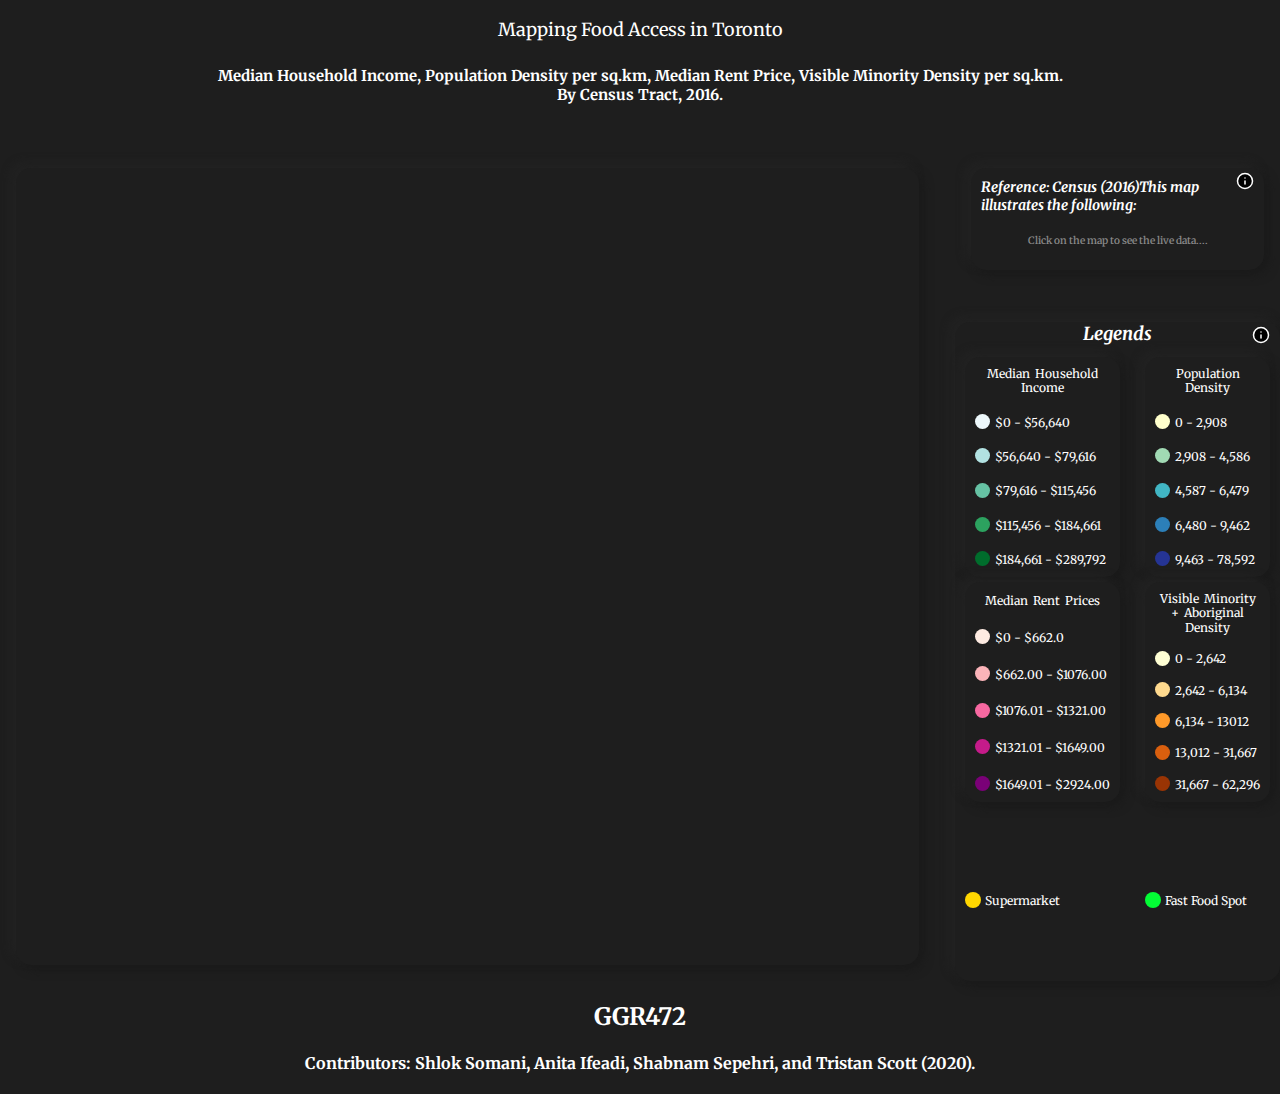
<file: finalProject/index.html>
<!DOCTYPE html>
<html>

<head>
  <meta charset=utf-8 />
  <title>Final Project</title>
  <meta name='viewport' content='initial-scale=1,maximum-scale=1,user-scalable=no' />
  <script src="https://api.mapbox.com/mapbox-gl-js/v1.7.0/mapbox-gl.js"></script>
  <link href="https://api.mapbox.com/mapbox-gl-js/v1.7.0/mapbox-gl.css" rel="stylesheet" />
  <link href="https://fonts.googleapis.com/css2?family=Merriweather:wght@700&family=Open+Sans&display=swap"
    rel="stylesheet">
  <script src='https://npmcdn.com/@turf/turf/turf.min.js'></script>
  <link rel="stylesheet" href="index.css">
</head>

<body>


  <div class="title">
    Mapping Food Access in Toronto<br>
    <h5>Median Household Income, Population Density per sq.km, Median Rent Price, Visible Minority Density per
      sq.km.<br>
      By Census Tract, 2016.</h5><br>

  </div>
  <div class="grid-container">
    <div class="map" id='map'>
      <div id="menu"></div>

    </div>
    <div class="dataRendered">
      <div class="renderTitle">
        <b><i>Reference: Census (2016)This map illustrates the following:</i></b>
      </div>
      <div class="renderText start">
        Click on the map to see the live data....<br><br>
      </div>
      <div class="info" data-tooltip="Click on the map to see some magic here">
        <img src="information.svg" stroke="white" class="info" alt="information">
      </div>
    </div>
    <div class="grid-item grid-item-3">
      <div class="grid3title">
        <b><i>Legends</i></b>
        <div class="info" data-tooltip="Click on a legend to see the data displayed">
          <img src="information.svg" stroke="white" class="info" alt="information">
        </div>

      </div>

      <!-- Median Household Income Legend -->

      <div id='legend' class='legend'>
        <p><button id="title-legend" onclick="changeLegends(1)">Median Household Income</button>
        </p>

        <div><span style="background-color: #edf8fb" id="legend-1-div"></span><button id="legend-1"
            onclick="below(1, 1)">$0 - $56,640
          </button></div>

        <div><span style="background-color: #b2e2e2" id="legend-2-div"></span><button id="legend-2"
            onclick="below(1, 2)">$56,640 - $79,616</button></div>
        <div><span style="background-color: #66c2a4" id="legend-3-div"></span><button id="legend-3"
            onclick="below(1, 3)">$79,616 - $115,456</button></div>
        <div><span style="background-color: #2ca25f" id="legend-4-div"></span><button id="legend-4"
            onclick="below(1, 4)">$115,456 - $184,661</button></div>
        <div><span style="background-color: #006d2c" id="legend-5-div"></span><button id="legend-5"
            onclick="below(1, 5)">$184,661 - $289,792
          </button></div>
      </div>

      <!-- Population Density -->

      <div id='legend' class='legend'>
        <p><button id="title-legend" onclick="changeLegends(2)">Population Density</button>
        </p>
        <div><span style="background-color: #ffffcc" id="legend-1-div"></span><button id="legend-1"
            onclick="below(2, 1)">0 -
            2,908</button></div>

        <div><span style="background-color: #a1dab4" id="legend-2-div"></span><button id="legend-2"
            onclick="below(2, 2)">2,908 - 4,586</button></div>
        <div><span style="background-color: #41b6c4" id="legend-3-div"></span><button id="legend-3"
            onclick="below(2, 3)">4,587 - 6,479</button></div>
        <div><span style="background-color: #2c7fb8" id="legend-4-div"></span><button id="legend-4"
            onclick="below(2, 4)">6,480 - 9,462</button></div>
        <div><span style="background-color: #253494" id="legend-5-div"></span><button id="legend-5"
            onclick="below(2, 5)">9,463 - 78,592
          </button></div>
      </div>

      <!-- Average Age Legend -->

      <div id='legend' class='legend'>
        <p><button id="title-legend" onclick="changeLegends(3)">Median Rent Prices</button>
        </p>

        <div><span style="background-color: #feebe2" id="legend-1-div"></span><button id="legend-1"
            onclick="below(3, 1)">$0 -
            $662.0</button></div>

        <div><span style="background-color: #fbb4b9" id="legend-2-div"></span><button id="legend-2"
            onclick="below(3, 2)">$662.00 - $1076.00</button></div>
        <div><span style="background-color: #f768a1" id="legend-3-div"></span><button id="legend-3"
            onclick="below(3, 3)">$1076.01 - $1321.00</button></div>
        <div><span style="background-color: #c51b8a" id="legend-4-div"></span><button id="legend-4"
            onclick="below(3, 4)">$1321.01 - $1649.00</button></div>
        <div><span style="background-color: #7a0177" id="legend-5-div"></span><button id="legend-5"
            onclick="below(3, 5)">$1649.01 - $2924.00
          </button></div>
      </div>


      <!-- Visible Minority and Aboriginal Density -->

      <div id='legend' class='legend'>
        <p><button id="title-legend" onclick="changeLegends(4)">Visible Minority + Aboriginal Density</button>
        </p>

        <div><span style="background-color: #ffffd4" id="legend-1-div"></span><button id="legend-1"
            onclick="below(4, 1)">0 -
            2,642</button></div>
        <div><span style="background-color: #fed98e" id="legend-2-div"></span><button id="legend-2"
            onclick="below(4, 2)">2,642 - 6,134</button></div>
        <div><span style="background-color: #fe9929" id="legend-3-div"></span><button id="legend-3"
            onclick="below(4, 3)">6,134 - 13012</button></div>
        <div><span style="background-color: #d95f0e" id="legend-4-div"></span><button id="legend-4"
            onclick="below(4, 4)">13,012 - 31,667</button></div>
        <div><span style="background-color: #993404" id="legend-5-div"></span><button id="legend-5"
            onclick="below(4, 5)">31,667 - 62,296
          </button></div>
      </div>

      <!-- Supermarkets and Fast Food Points Legend -->

      <div class="supermarket">
        <span style="background-color: rgb(255, 215, 0)" id="supermarket"></span>
        <button id="legendSupermarket" onclick="addRemovePoints('supermarketIds')">Supermarket</button>
      </div>
      <div class="fastFood">
        <span style="background-color: rgb(3, 252, 53)" id="fastFood"></span>
        <button onclick="addRemovePoints('fastFoodIds')">Fast Food Spot</button>
      </div>


    </div>

  </div>
  <div class="footer">
    <h2>GGR472</h2>
    <h4>Contributors: Shlok Somani, Anita Ifeadi, Shabnam Sepehri, and Tristan Scott (2020).</h4>
  </div>



  <script src="hover.js"></script>
  <script src='index.js'></script>

  <script src="legendsButton.js"></script>
  <script src="legendsManipulation.js"></script>
  <script src="./fastfoodplaces.geojson"></script>
  <script src="./supermarkets_shoppers.geojson"></script>

</body>

</html>
</file>
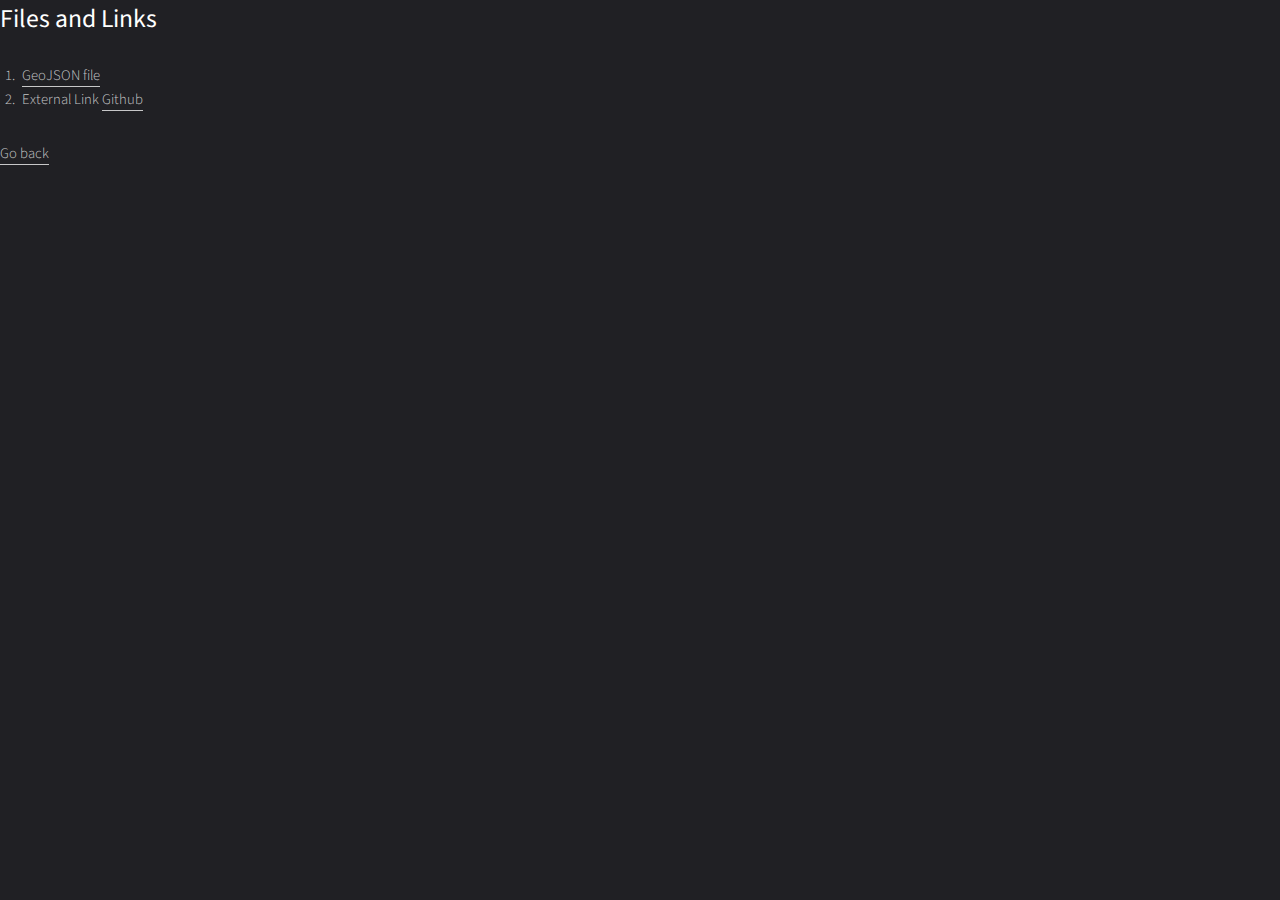
<file: lab1/lab1.html>
<!DOCTYPE html>
<html lang="en">

<head>
    <title>LAB1</title>
    <meta charset="utf-8" />
    <meta name="viewport" content="width=device-width, initial-scale=1" />
    <link rel="stylesheet" href="../assets/css/main.css" />
</head>

<body>
    <h2>Files and Links</h2>
    <ol type="1">
        <li>
            <a href="./map.geojson">GeoJSON file</a>
        </li>
        <li>
            External Link <a href="https://github.com/shloksomani">Github</a>
        </li>
    </ol>

    <a href="../index.html#main">Go back</a>
</body>

</html>
</file>
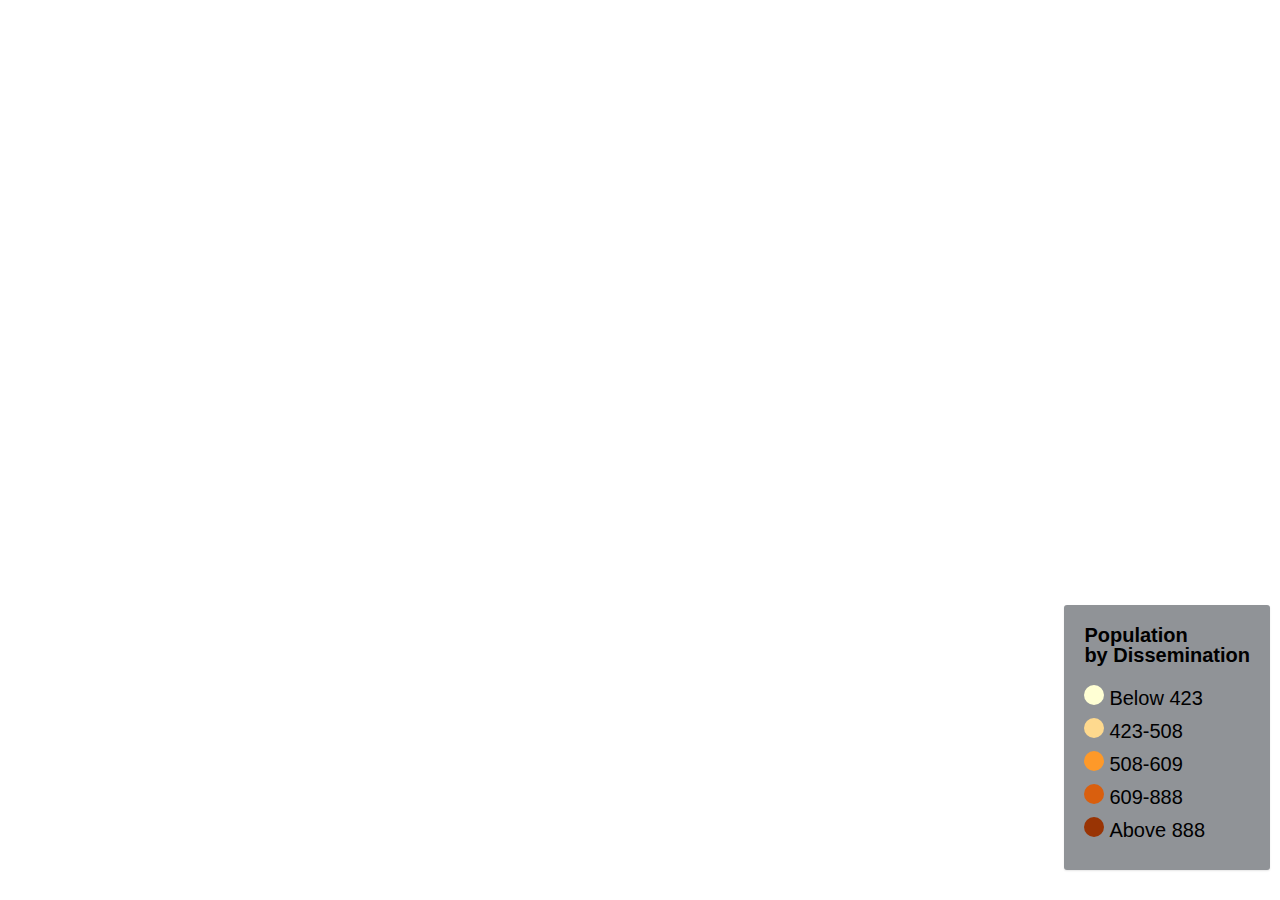
<file: lab3/lab3.html>
<!DOCTYPE html>
<html>

<head>
    <meta charset=utf-8 />
    <title>Lab 3</title>
    <meta name='viewport' content='initial-scale=1,maximum-scale=1,user-scalable=no' />
    <script src="https://api.mapbox.com/mapbox-gl-js/v1.7.0/mapbox-gl.js"></script>
    <link href="https://api.mapbox.com/mapbox-gl-js/v1.7.0/mapbox-gl.css" rel="stylesheet" />

    <style>
        body {
            margin: 0;
            padding: 0;
        }

        .map {
            position: absolute;
            top: 0;
            bottom: 0;
            width: 100%;
        }


        .legend {
            background-color: #909397;
            border-radius: 3px;
            bottom: 30px;
            box-shadow: 0 1px 2px rgba(0, 0, 0, 0.1);
            font: 24px/20px 'Helvetica Neue', Arial, Helvetica, sans-serif;
            padding: 20px;
            position: absolute;
            right: 10px;
            z-index: 1;
        }

        .legend h4 {
            margin: 0 0 10px;
            font-size: 20px;
        }

        .legend div span {
            border-radius: 50%;
            /* height: 5px;
            width: 5px; */
            display: inline-block;
            height: 20px;
            margin-right: 5px;
            width: 20px;
            justify-content: center;

        }

        button {
            all: unset;
            cursor: pointer;
            font-size: 20px;
            margin-bottom: 10px;
        }
    </style>
</head>

<body>
    <div id='map' class='map'> </div>
    <div id='legend' class='legend'>
        <h4><button id="title-legend" onclick="changeLegends()">Population <br>by Dissemination</button></h4>
        <!-- Legend title -->
        <div><span style="background-color: #ffffd4" id="legend-1-div"></span><button id="legend-1"
                onclick="below(1)">Below 423</button></div>
        <!-- a 'subdivision showing a colored circle and then text describing it' -->
        <div><span style="background-color: #fed98e" id="legend-2-div"></span><button id="legend-2"
                onclick="below(2)">423-508</button></div>
        <div><span style="background-color: #fe9929" id="legend-3-div"></span><button id="legend-3"
                onclick="below(3)">508-609</button></div>
        <div><span style="background-color: #d95f0e" id="legend-4-div"></span><button id="legend-4"
                onclick="below(4)">609-888</button></div>
        <div><span style="background-color: #993404" id="legend-5-div"></span><button id="legend-5"
                onclick="below(5)">Above 888</button></div>
    </div>
    <script src='lab3.js'></script>
    <script src='https://api.mapbox.com/mapbox.js/plugins/turf/v3.0.11/turf.min.js'></script>
</body>

</html>
</file>
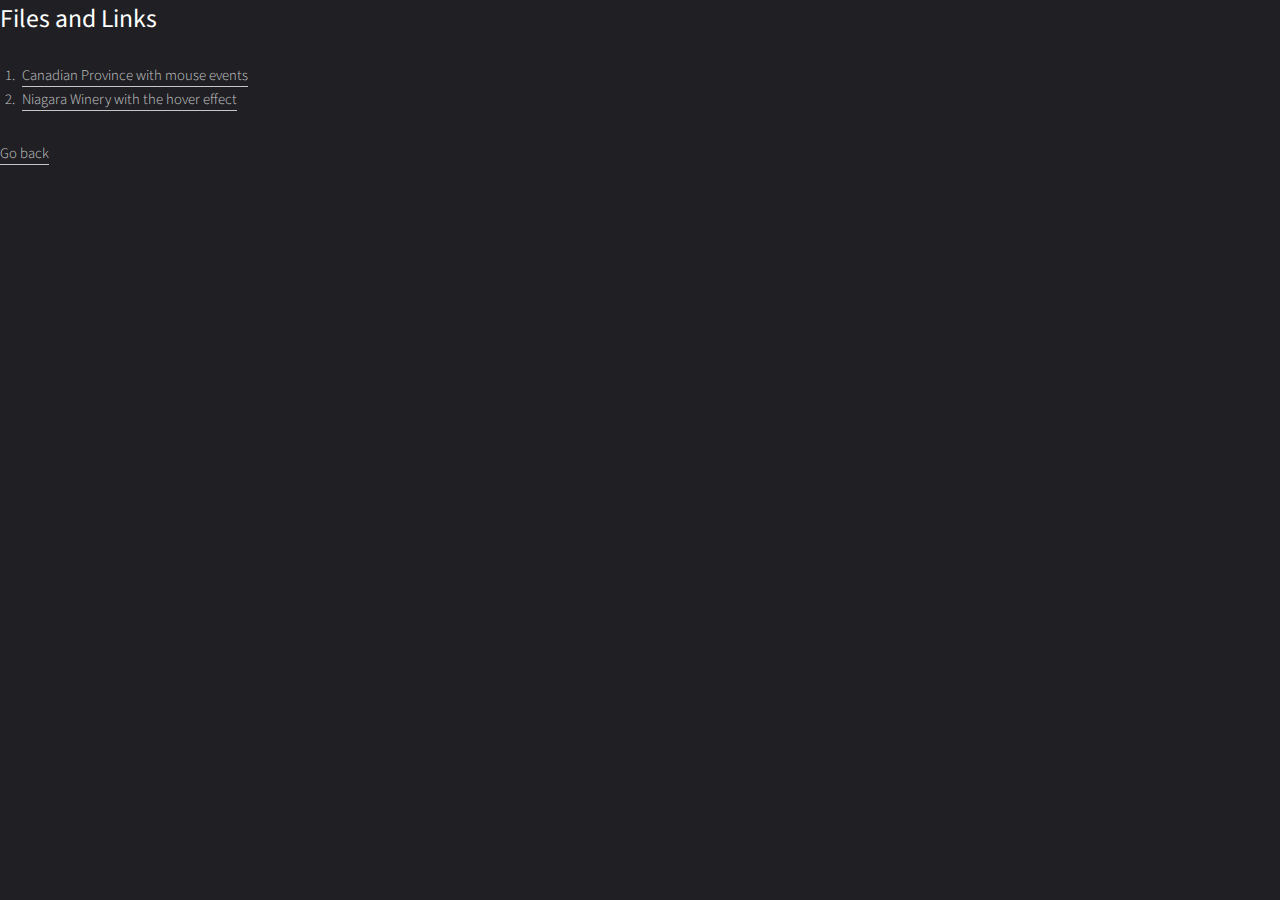
<file: week7/week7_0.html>
<!DOCTYPE html>
<html lang="en">

<head>
    <title>Week 7</title>
    <meta charset="utf-8" />
    <meta name="viewport" content="width=device-width, initial-scale=1" />
    <link rel="stylesheet" href="../assets/css/main.css" />
</head>

<body>
    <h2>Files and Links</h2>
    <ol type="1">
        <li><a href="./week7.html">Canadian Province with mouse events </a></li>
        <li><a href="./week7_1.html">Niagara Winery with the hover effect</a></li>
    </ol>

    <a href="../index.html#main">Go back</a>
</body>

</html>
</file>
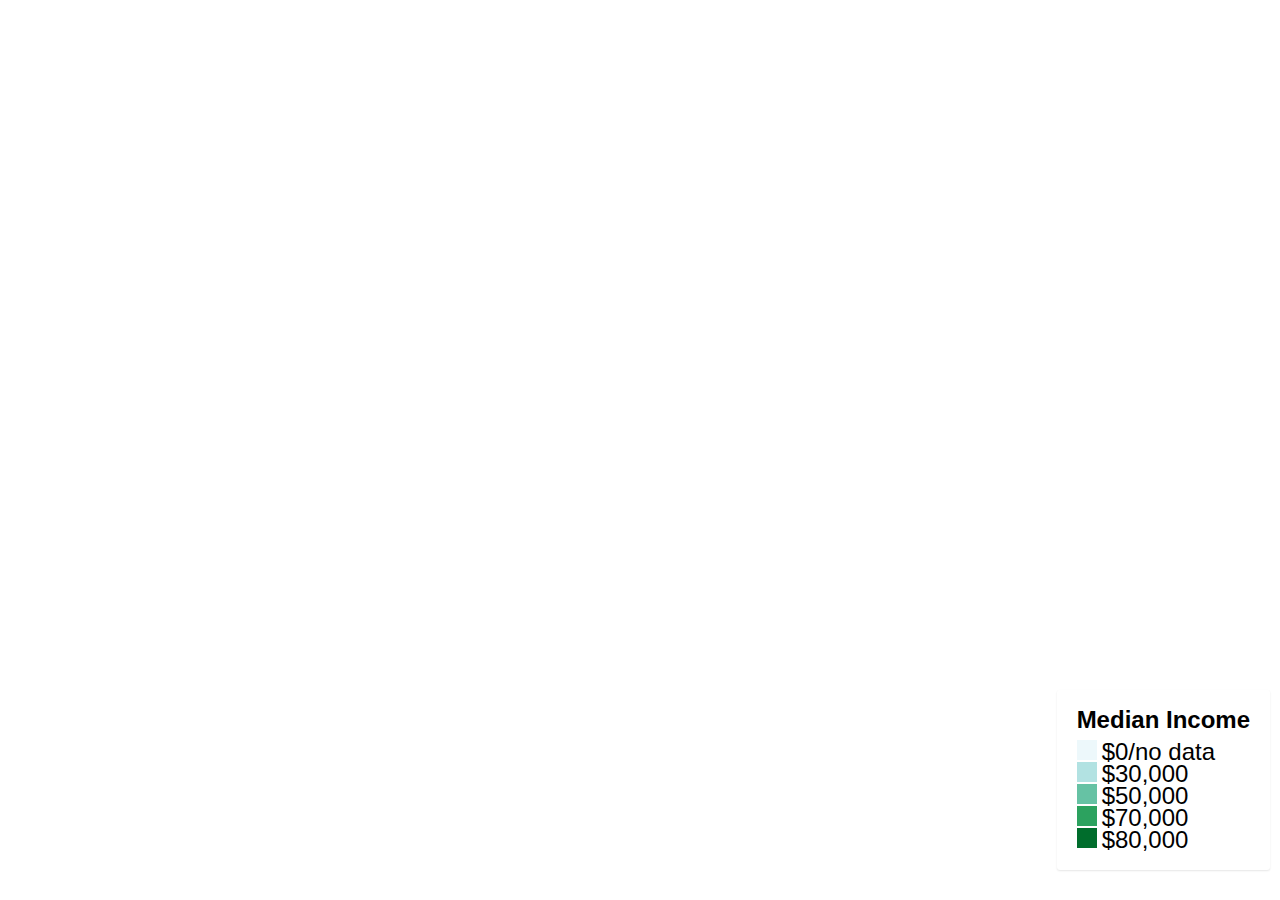
<file: week8/week8.html>
<!DOCTYPE html>
<html>

<head>
    <meta charset=utf-8 />
    <title>Week 8</title>
    <meta name='viewport' content='initial-scale=1,maximum-scale=1,user-scalable=no' />
    <script src="https://api.mapbox.com/mapbox-gl-js/v1.7.0/mapbox-gl.js"></script>
    <link href="https://api.mapbox.com/mapbox-gl-js/v1.7.0/mapbox-gl.css" rel="stylesheet" />
    <style>
        body {
            margin: 0;
            padding: 0;
        }

        .map {
            position: absolute;
            top: 0;
            bottom: 0;
            width: 100%;
        }


        .legend {
            background-color: #fff;
            border-radius: 3px;
            bottom: 30px;
            box-shadow: 0 1px 2px rgba(0, 0, 0, 0.1);
            font: 24px/20px 'Helvetica Neue', Arial, Helvetica, sans-serif;
            padding: 20px;
            position: absolute;
            right: 10px;
            z-index: 1;
        }

        .legend h4 {
            margin: 0 0 10px;
        }

        .legend div span {
            /* border-radius: 50%; */
            height: 5px;
            width: 5px;


            display: inline-block;
            height: 20px;
            margin-right: 5px;
            width: 20px;
        }
    </style>
</head>

<body>
    <div id='map' class='map'> </div>
    <div id='legend' class='legend'>
        <h4>Median Income</h4> <!-- Legend title -->
        <div><span style="background-color: #edf8fb"></span>$0/no data</div>
        <!-- a 'subdivision showing a colored circle and then text describing it' -->
        <div><span style="background-color: #b2e2e2"></span>$30,000</div>
        <div><span style="background-color: #66c2a4"></span>$50,000</div>
        <div><span style="background-color: #2ca25f"></span>$70,000</div>
        <div><span style="background-color: #006d2c"></span>$80,000</div>
    </div>
    <script src='week8.js'></script>
</body>

</html>
</file>
<file: finalProject/index.css>
body {
  margin: 0;
  padding: 0;
  background-color: #1e1e1e;
  font-family: "Merriweather", serif;
}
h2 {
  font-family: "Merriweather", serif;
}

.title {
  width: 100%;
  font-size: 18px;
  justify-content: center;
  text-align: center;
  color: #ffffff;
  margin-top: 1em;
}

.grid-container {
  display: grid;
  grid-template-columns: 3.5fr 0.5fr;
  grid-template-rows: auto 75vh;
  grid-gap: 20px;
  justify-items: stretch;
  align-items: stretch;
}

.map {
  margin: 1em;
  grid-row: span 2;
  position: relative;
  border-radius: 15px;
  background: #1e1e1e;
  box-shadow: 5px 5px 10px #1a1a1a, -5px -5px 10px #232323;
}

.grid-item-3 {
  display: grid;
  grid-template-columns: repeat(2, 1fr);
  grid-template-rows: 20px 220px;
  grid-gap: 5px;
  margin-top: 1em;
  border-radius: 15px;
  background: #1e1e1e;
  box-shadow: 5px 5px 10px #1a1a1a, -5px -5px 10px #232323;
}

.grid3title {
  grid-column: span 2;
  text-align: center;
  font-size: 18px;
  color: #ffffff;
  position: relative;
  font-family: "Merriweather", serif;
}

.dataRendered {
  /* grid-column: span 2; */
  grid-column: 2/3;
  margin: 1em;
  display: flex;
  flex-direction: column;
  justify-content: space-between;
  position: relative;

  color: white;

  border-radius: 15px;
  background: #1e1e1e;
  box-shadow: 5px 5px 10px #1a1a1a, -5px -5px 10px #232323;
}

.renderTitle {
  text-align: start;
  margin: 10px;
  font-size: 14px;
  font-family: "Merriweather", serif;
}

.renderText {
  text-align: center;
  font-size: 10px;
  margin: 10px;
}

.start {
  text-align: center;
  opacity: 0.5;
}

.info {
  position: absolute;
  height: 18px;
  width: 18px;
  right: 5px;
  top: 2px;
  background-color: #1e1e1e;
}

/* info for the legends */
.info::before,
.info::after {
  --scale: 0;
  --arrow-size: 8px;
  --tooltip-color: white;
  position: absolute;
  top: -0.25rem;
  left: 50%;
  transform: translateX(-95%) translateY(var(--translate-y, 0))
    scale(var(--scale));
  transition: 150ms transform;
  transform-origin: bottom center;
}

.info::before {
  --translate-y: calc(-95% - var(--arrow-size));
  content: attr(data-tooltip);
  font-size: 12px;
  color: #1e1e1e;
  padding: 0.5rem;
  border-radius: 0.3rem;
  text-align: center;
  width: max-content;
  background: var(--tooltip-color);
}

.info:hover::before,
.info:hover::after {
  --scale: 1;
}

.info::after {
  --translate-y: calc(-1 * var(--arrow-size));

  content: "";
  border: var(--arrow-size) solid transparent;
  border-top-color: var(--tooltip-color);
  transform-origin: top center;
}

/*  */

.legend {
  position: relative;
  font: 24px/15px "Merriweather", serif;
  padding: 10px;
  z-index: 1;
  height: 200px;
  margin: 10px;
  border-radius: 15px;
  background: #1e1e1e;
  box-shadow: 5px 5px 10px #1a1a1a, -5px -5px 10px #232323;
  display: flex;
  align-items: center;
  justify-content: space-between;
  flex-direction: column;
  color: white;
}

.legend div {
  white-space: nowrap;
  width: 100%;
}

.legend p {
  margin: 0;
}

.legend h4 {
  margin: 0 0 10px;
  font-size: 18px;
  justify-content: center;
}

.legend div span {
  border-radius: 50%;
  display: inline-block;
  height: 15px;
  margin-right: 5px;
  width: 15px;
  justify-content: center;
}

.legend button {
  all: unset;
  cursor: pointer;
  font-size: 12px;
  /* margin-bottom: 10px; */
  vertical-align: middle;
  color: #ffffff;
}

.supermarket,
.fastFood {
  margin: 10px;
}

.grid-item-3 .supermarket p,
.grid-item-3 .fastFood p {
  display: inline;
  vertical-align: middle;
  margin: 0;
  color: #ffffff;
}

.grid-item-3 .supermarket span,
.grid-item-3 .fastFood span {
  border-radius: 50%;
  display: inline-block;
  height: 16px;
  width: 16px;
  justify-content: center;
  vertical-align: middle;
}

.supermarket button,
.fastFood button {
  all: unset;
  cursor: pointer;
  font-family: "Merriweather", serif;
  font-size: 12px;
  /* margin-bottom: 10px; */
  vertical-align: middle;
  color: #ffffff;
}

#menu button {
  all: unset;
  cursor: pointer;
  font-size: 20px;
  margin-bottom: 10px;
  vertical-align: middle;
}

#title-legend {
  text-align: center;
  word-spacing: 2px;
  line-height: 1.2;
}

#menu {
  position: absolute;
  text-align: center;
  z-index: 1;
  top: 10px;
  right: 50px;
  font-family: "Merriweather", serif;
}

.supermarketIds,
.fastFoodIds {
  color: white;
}

#menu button {
  font-size: 13px;
  width: 90%;
  height: 39px;
  color: #404040;
  background-color: #f8f8f8;
  border-radius: 10px;
  padding: 5px;
  text-decoration: none;
  border-bottom: 1px solid rgba(0, 0, 0, 0.25);
  text-align: center;
}

#menu button:last-child {
  border: none;
}

#menu button:hover {
  /* background-color: #3887be; */
  color: #3887be;
}

#menu button.active {
  background-color: #3887be;
  color: #ffffff;
}

#menu button.active:hover {
  /* background: #404040; */
  color: #404040;
}

.footer {
  width: 100%;
  justify-content: center;
  text-align: center;
  color: #ffffff;
}

@media screen and (max-width: 750px) {
  .title {
    font-size: 12px;
  }
  .grid-container {
    grid-template-columns: 1fr;
    grid-template-rows: minmax(70vh, auto);
  }

  .map {
    grid-column: 1/3;
  }

  .dataRendered {
    grid-row: 3;
    grid-column: span 2;
    margin: 1em;
    font-size: 12px;
  }

  .renderTitle {
    font-size: 13px;
  }

  .grid-item-3 {
    grid-column: span 2;
    grid-template-columns: 1fr;
    /* grid-auto-rows: 120px; */
    grid-template-rows: 60px repeat(3, auto) 60px 60px;
  }

  .grid3title {
    grid-column: span 1;
    font-size: 13px;
  }
  .legend {
    bottom: 35px;
    padding: 5px;
  }

  .legend,
  .legend h4,
  .legend div span {
    font-size: 10px;
  }

  .legend div span {
    height: 15px;
    margin-right: 5px;
    width: 15px;
  }

  .legends button {
    color: #ffffff;
    font-size: 12px;
  }
  button {
    font-size: 12px;
    word-spacing: 1px;
    vertical-align: middle;
    color: #ffffff;
  }

  #title-legend {
    font-size: 12px;
  }

  #menu {
    text-align: right;
  }

  #menu button {
    height: 26px;
    width: 75%;
  }
}
</file>
<file: assets/css/main.css>
@charset "UTF-8";
@import url(font-awesome.min.css);
@import url("https://fonts.googleapis.com/css?family=Source+Sans+Pro:300,400|Passion+One:400");

html {
  scroll-behavior: smooth;
}
html,
body,
div,
span,
applet,
object,
iframe,
h1,
h2,
h3,
h4,
h5,
h6,
p,
blockquote,
pre,
a,
abbr,
acronym,
address,
big,
cite,
code,
del,
dfn,
em,
img,
ins,
kbd,
q,
s,
samp,
small,
strike,
strong,
sub,
sup,
tt,
var,
b,
u,
i,
center,
dl,
dt,
dd,
ol,
ul,
li,
fieldset,
form,
label,
legend,
table,
caption,
tbody,
tfoot,
thead,
tr,
th,
td,
article,
aside,
canvas,
details,
embed,
figure,
figcaption,
footer,
header,
hgroup,
menu,
nav,
output,
ruby,
section,
summary,
time,
mark,
audio,
video {
  margin: 0;
  padding: 0;
  border: 0;
  font-size: 100%;
  font: inherit;
  vertical-align: baseline;
}

article,
aside,
details,
figcaption,
figure,
footer,
header,
hgroup,
menu,
nav,
video,
section {
  display: block;
}

body {
  line-height: 1;
}

ol,
ul {
  list-style: none;
}

blockquote,
q {
  quotes: none;
}

blockquote:before,
blockquote:after,
q:before,
q:after {
  content: "";
  content: none;
}

table {
  border-collapse: collapse;
  border-spacing: 0;
}

body {
  -webkit-text-size-adjust: none;
}

/* Box Model */

*,
*:before,
*:after {
  -moz-box-sizing: border-box;
  -webkit-box-sizing: border-box;
  box-sizing: border-box;
}

/* Basic */

@-ms-viewport {
  width: device-width;
}

body {
  -ms-overflow-style: scrollbar;
}

@media screen and (max-width: 480px) {
  html,
  body {
    min-width: 320px;
  }
}

body {
  background: #202024;
}

/* body.is-loading *,
body.is-loading *:before,
body.is-loading *:after {
  -moz-animation: none !important;
  -webkit-animation: none !important;
  -ms-animation: none !important;
  animation: none !important;
  -moz-transition: none !important;
  -webkit-transition: none !important;
  -ms-transition: none !important;
  transition: none !important;
} */

/* Type */

body,
input,
select,
textarea {
  color: rgba(255, 255, 255, 0.75);
  font-family: "Source Sans Pro", sans-serif;
  font-size: 14pt;
  font-weight: 300;
  line-height: 1.65;
}

@media screen and (max-width: 1680px) {
  body,
  input,
  select,
  textarea {
    font-size: 11pt;
  }
}

@media screen and (max-width: 1280px) {
  body,
  input,
  select,
  textarea {
    font-size: 11pt;
  }
}

@media screen and (max-width: 980px) {
  body,
  input,
  select,
  textarea {
    font-size: 12pt;
  }
}

@media screen and (max-width: 736px) {
  body,
  input,
  select,
  textarea {
    font-size: 12pt;
  }
}

@media screen and (max-width: 480px) {
  body,
  input,
  select,
  textarea {
    font-size: 12pt;
  }
}

a {
  -moz-transition: background-color 0.2s ease-in-out, color 0.2s ease-in-out;
  -webkit-transition: background-color 0.2s ease-in-out, color 0.2s ease-in-out;
  -ms-transition: background-color 0.2s ease-in-out, color 0.2s ease-in-out;
  transition: background-color 0.2s ease-in-out, color 0.2s ease-in-out;
  color: rgba(255, 255, 255, 0.75);
  text-decoration: none;
  border-bottom: 1px solid;
  outline: 0;
}

a:hover {
  color: #6c82c8;
  border: none;
}

strong,
b {
  color: #fff;
  font-weight: 400;
}

em,
i {
  font-style: italic;
}

p {
  margin: 0 0 2em 0;
}

h1,
h2,
h3,
h4,
h5,
h6 {
  color: #fff;
  font-weight: 400;
  line-height: 1.5;
  margin: 0 0 1em 0;
}

h1 a,
h2 a,
h3 a,
h4 a,
h5 a,
h6 a {
  color: inherit;
  text-decoration: none;
}

h2 {
  font-size: 1.75em;
}

h3 {
  font-size: 1.35em;
}

h4 {
  font-size: 1.1em;
}

h5 {
  font-size: 0.9em;
}

h6 {
  font-size: 0.7em;
}

sub {
  font-size: 0.8em;
  position: relative;
  top: 0.5em;
}

sup {
  font-size: 0.8em;
  position: relative;
  top: -0.5em;
}

blockquote {
  border-left: solid 4px rgba(144, 144, 144, 0.25);
  font-style: italic;
  margin: 0 0 2em 0;
  padding: 0.5em 0 0.5em 2em;
}

code {
  background: rgba(144, 144, 144, 0.075);
  border-radius: 4px;
  border: solid 1px rgba(144, 144, 144, 0.25);
  font-family: "Courier New", monospace;
  font-size: 0.9em;
  margin: 0 0.25em;
  padding: 0.25em 0.65em;
}

pre {
  -webkit-overflow-scrolling: touch;
  font-family: "Courier New", monospace;
  font-size: 0.9em;
  margin: 0 0 2em 0;
}

pre code {
  display: block;
  line-height: 1.75;
  padding: 1em 1.5em;
  overflow-x: auto;
}

hr {
  border: 0;
  border-bottom: solid 1px rgba(144, 144, 144, 0.25);
  margin: 2em 0;
}

hr.major {
  margin: 3em 0;
}

.align-left {
  text-align: left;
}

.align-center {
  text-align: center;
}

.align-right {
  text-align: right;
}

/* 
tion/Article */

video.special,
article.special {
  text-align: center;
}

header p {
  color: rgba(255, 255, 255, 0.5);
  position: relative;
  margin: 0 0 1.5em 0;
}

header h2 + p {
  font-size: 1.25em;
  margin-top: -1em;
}

header h3 + p {
  font-size: 1.1em;
  margin-top: -0.8em;
}

header h4 + p,
header h5 + p,
header h6 + p {
  font-size: 0.9em;
  margin-top: -0.6em;
}

/* Box */

.thumbnails {
  display: -moz-flex;
  display: -webkit-flex;
  display: -ms-flex;
  display: flex;
  -moz-align-items: stretch;
  -webkit-align-items: stretch;
  -ms-align-items: stretch;
  align-items: stretch;
  -moz-justify-content: center;
  -webkit-justify-content: center;
  -ms-justify-content: center;
  justify-content: center;
  -moz-flex-wrap: wrap;
  -webkit-flex-wrap: wrap;
  -ms-flex-wrap: wrap;
  flex-wrap: wrap;
}

.thumbnails .box {
  margin: 0 1em 2em 1em;
  width: 30%;
}

@media screen and (max-width: 1280px) {
  .thumbnails .box {
    width: 45%;
  }
}

@media screen and (max-width: 736px) {
  .thumbnails .box {
    width: 100%;
  }
}

/* Box */

.box {
  border-radius: 4px;
  margin-bottom: 2em;
  background: #2c2c32;
  text-align: center;
}

.box > :last-child,
.box > :last-child > :last-child,
.box > :last-child > :last-child > :last-child {
  margin-bottom: 0;
}

.box .image.fit {
  margin: 0;
}

.box .image img {
  border-radius: 4px 4px 0 0;
}

.box .inner {
  padding: 1.5em;
  width: 100% !important;
}

@media screen and (max-width: 480px) {
  .box .inner {
    padding: 1em;
  }
}

.box.alt {
  border: 0;
  border-radius: 0;
  padding: 0;
}

/* Icon */

.icon {
  text-decoration: none;
  border-bottom: none;
  position: relative;
}

.icon:before {
  -moz-osx-font-smoothing: grayscale;
  -webkit-font-smoothing: antialiased;
  font-family: FontAwesome;
  font-style: normal;
  font-weight: normal;
  text-transform: none !important;
}

.icon > .label {
  display: none;
}

/* Image */

.image {
  border-radius: 4px;
  border: 0;
  display: inline-block;
  position: relative;
}

.image img {
  border-radius: 4px;
  display: block;
}

.image.left,
.image.right {
  max-width: 40%;
}

.image.left img,
.image.right img {
  width: 100%;
}

.image.left {
  float: left;
  padding: 0 1.5em 1em 0;
  top: 0.25em;
}

.image.right {
  float: right;
  padding: 0 0 1em 1.5em;
  top: 0.25em;
}

.image.fit {
  display: block;
  margin: 0 0 2em 0;
  width: 100%;
}

.image.fit img {
  width: 100%;
}

.image.main {
  display: block;
  margin: 0 0 3em 0;
  width: 100%;
}

.image.main img {
  width: 100%;
}

/* List */

ol {
  list-style: decimal;
  margin: 0 0 2em 0;
  padding-left: 1.25em;
}

ol li {
  padding-left: 0.25em;
}

ul {
  list-style: disc;
  margin: 0 0 2em 0;
  padding-left: 1em;
}

ul li {
  padding-left: 0.5em;
}

ul.alt {
  list-style: none;
  padding-left: 0;
}

ul.alt li {
  border-top: solid 1px rgba(144, 144, 144, 0.25);
  padding: 0.5em 0;
}

ul.alt li:first-child {
  border-top: 0;
  padding-top: 0;
}

ul.icons {
  cursor: default;
  list-style: none;
  padding-left: 0;
}

ul.icons li {
  display: inline-block;
  text-align: center;
  padding-left: 0;
  padding-right: 1em;
}

ul.icons li a {
  display: block;
  border-radius: 100%;
  margin: 0;
  padding: 0.5em;
  border: solid 1px rgba(144, 144, 144, 0.25);
  color: rgba(144, 144, 144, 0.25);
}

ul.icons li a:before {
  font-size: 1.5em;
  display: block;
  width: 1.5em;
  height: 1.5em;
  line-height: 1.5em;
}

ul.icons li a:hover {
  background-color: #202024;
  color: #fff;
}

ul.icons li:last-child {
  padding-right: 0;
}

ul.actions {
  cursor: default;
  list-style: none;
  padding-left: 0;
}

ul.actions li {
  display: inline-block;
  padding: 0 1em 0 0;
  vertical-align: middle;
}

ul.actions li:last-child {
  padding-right: 0;
}

ul.actions.small li {
  padding: 0 0.5em 0 0;
}

ul.actions.vertical li {
  display: block;
  padding: 1em 0 0 0;
}

ul.actions.vertical li:first-child {
  padding-top: 0;
}

ul.actions.vertical li > * {
  margin-bottom: 0;
}

ul.actions.vertical.small li {
  padding: 0.5em 0 0 0;
}

ul.actions.vertical.small li:first-child {
  padding-top: 0;
}

ul.actions.fit {
  display: table;
  margin-left: -1em;
  padding: 0;
  table-layout: fixed;
  width: calc(100% + 1em);
}

ul.actions.fit li {
  display: table-cell;
  padding: 0 0 0 1em;
}

ul.actions.fit li > * {
  margin-bottom: 0;
}

ul.actions.fit.small {
  margin-left: -0.5em;
  width: calc(100% + 0.5em);
}

ul.actions.fit.small li {
  padding: 0 0 0 0.5em;
}

@media screen and (max-width: 480px) {
  ul.actions {
    margin: 0 0 2em 0;
  }

  ul.actions li {
    padding: 1em 0 0 0;
    display: block;
    text-align: center;
    width: 100%;
  }

  ul.actions li:first-child {
    padding-top: 0;
  }

  ul.actions li > * {
    width: 100%;
    margin: 0 !important;
  }

  ul.actions li > *.icon:before {
    margin-left: -2em;
  }

  ul.actions.small li {
    padding: 0.5em 0 0 0;
  }

  ul.actions.small li:first-child {
    padding-top: 0;
  }
}

dl {
  margin: 0 0 2em 0;
}

dl dt {
  display: block;
  font-weight: 400;
  margin: 0 0 1em 0;
}

dl dd {
  margin-left: 2em;
}

/* Button */

input[type="submit"],
input[type="reset"],
input[type="button"],
button,
.button {
  -moz-appearance: none;
  -webkit-appearance: none;
  -ms-appearance: none;
  appearance: none;
  -moz-transition: background-color 0.2s ease-in-out, color 0.2s ease-in-out;
  -webkit-transition: background-color 0.2s ease-in-out, color 0.2s ease-in-out;
  -ms-transition: background-color 0.2s ease-in-out, color 0.2s ease-in-out;
  transition: background-color 0.2s ease-in-out, color 0.2s ease-in-out;
  background-color: #70c7be;
  border-radius: 4px;
  border: 0;
  color: #ffffff !important;
  cursor: pointer;
  display: inline-block;
  font-weight: 400;
  height: 2.85em;
  line-height: 2.95em;
  padding: 0 1.5em;
  text-align: center;
  text-decoration: none;
  white-space: nowrap;
}

input[type="submit"]:hover,
input[type="reset"]:hover,
input[type="button"]:hover,
button:hover,
.button:hover {
  background-color: #82cec6;
}

input[type="submit"]:active,
input[type="reset"]:active,
input[type="button"]:active,
button:active,
.button:active {
  background-color: #5ec0b6;
}

input[type="submit"].icon,
input[type="reset"].icon,
input[type="button"].icon,
button.icon,
.button.icon {
  padding-left: 1.35em;
}

input[type="submit"].icon:before,
input[type="reset"].icon:before,
input[type="button"].icon:before,
button.icon:before,
.button.icon:before {
  margin-right: 0.5em;
}

input[type="submit"].fit,
input[type="reset"].fit,
input[type="button"].fit,
button.fit,
.button.fit {
  display: block;
  margin: 0 0 1em 0;
  width: 100%;
}

input[type="submit"].small,
input[type="reset"].small,
input[type="button"].small,
button.small,
.button.small {
  font-size: 0.8em;
}

input[type="submit"].big,
input[type="reset"].big,
input[type="button"].big,
button.big,
.button.big {
  font-size: 1.35em;
}

input[type="submit"].disabled,
input[type="submit"]:disabled,
input[type="reset"].disabled,
input[type="reset"]:disabled,
input[type="button"].disabled,
input[type="button"]:disabled,
button.disabled,
button:disabled,
.button.disabled,
.button:disabled {
  background-color: rgba(255, 255, 255, 0.75) !important;
  box-shadow: inset 0 -0.15em 0 0 rgba(0, 0, 0, 0.15);
  color: #202024 !important;
  cursor: default;
  opacity: 0.25;
}

input[type="submit"].style2,
input[type="reset"].style2,
input[type="button"].style2,
button.style2,
.button.style2 {
  background-color: #7f92cf;
}

input[type="submit"].style2:hover,
input[type="reset"].style2:hover,
input[type="button"].style2:hover,
button.style2:hover,
.button.style2:hover {
  background-color: #92a2d6;
}

input[type="submit"].style2:active,
input[type="reset"].style2:active,
input[type="button"].style2:active,
button.style2:active,
.button.style2:active {
  background-color: #6c82c8;
}

input[type="submit"].style3,
input[type="reset"].style3,
input[type="button"].style3,
button.style3,
.button.style3 {
  background-color: #9d7ed0;
}

input[type="submit"].style3:hover,
input[type="reset"].style3:hover,
input[type="button"].style3:hover,
button.style3:hover,
.button.style3:hover {
  background-color: #ab91d7;
}

input[type="submit"].style3:active,
input[type="reset"].style3:active,
input[type="button"].style3:active,
button.style3:active,
.button.style3:active {
  background-color: #8f6bc9;
}

@media screen and (max-width: 480px) {
  input[type="submit"],
  input[type="reset"],
  input[type="button"],
  button,
  .button {
    padding: 0;
  }
}

@media screen and (max-width: 736px) {
  .poptrox-popup {
    padding: 0;
  }

  .poptrox-popup .closer {
    display: none !important;
  }
}

/*  */

.demo-video-wrapper {
}

/* Video overlay and content */
.video-overlay {
  position: absolute;
  top: 0;
  left: 0;
  bottom: 0;
  right: 0;
  pointer-events: none;
  /* Allows right click menu on the video */
  opacity: 0.3;
}

.video-hero--content {
  position: relative;
  text-align: center;
  color: #fff;
  margin: 150px 0;
  text-shadow: 0 0 5px rgba(0, 0, 0, 0.4);
}

.video-hero--content h2 {
  font-size: 34px;
  margin: 0 0 10px;
}

/* .video-hero--content p {
  font-size: 50px;
  margin: 0;
} */

.jquery-background-video-wrapper {
  position: relative;
  overflow: hidden;
  background-position: center center;
  background-repeat: no-repeat;
  background-size: cover;
}

.jquery-background-video {
  position: absolute;
  min-width: 100%;
  min-height: 100%;
  width: auto;
  height: auto;
  top: 50%;
  left: 50%;
  -o-object-fit: contain;
  object-fit: contain;
  -webkit-transform: translate(-50%, -50%);
  transform: translate(-50%, -50%);
}

/**
 * Fade in videos
 * Note the .js class - so non js users still
 * see the video
 */
.js .jquery-background-video {
  opacity: 0;
  -webkit-transition: opacity 300ms linear;
  transition: opacity 300ms linear;
}

.js .jquery-background-video.is-visible {
  opacity: 1;
}

/*  */

/* Banner */

#banner {
  -moz-align-items: center;
  -webkit-align-items: center;
  -ms-align-items: center;
  align-items: center;
  display: -moz-flex;
  display: -webkit-flex;
  display: -ms-flex;
  display: flex;
  -moz-justify-content: center;
  -webkit-justify-content: center;
  -ms-justify-content: center;
  justify-content: center;
  padding: 8em 4em 6em 4em;
  min-height: 70vh;
  background-position: center;
  background-size: cover;
  background-repeat: no-repeat;
  border-top: 0;
  position: relative;
  text-align: center;
  overflow: hidden;
}

.inner {
  text-align: center;
  position: relative;
  z-index: 2;
}

#headContent h1 {
  color: #fff;
  font-size: 5em;
  font-weight: 400;
  font-family: "Passion One", cursive;
  margin: 0;
}

@media screen and (max-width: 980px) {
  #banner h1 {
    font-size: 5em;
  }
}

@media screen and (max-width: 736px) {
  #banner h1 {
    font-size: 3em;
  }
}

#banner p {
  color: rgba(255, 255, 255, 0.85);
  font-size: 1.5em;
  font-weight: 300;
}

@media screen and (max-width: 980px) {
  #banner p {
    font-size: 1.5em;
  }
}

@media screen and (max-width: 480px) {
  #banner p {
    font-size: 1.25em;
  }
}

#banner a {
  color: rgba(255, 255, 255, 0.75);
  text-decoration: none;
  border-bottom: 1px dotted;
}

#banner a:hover {
  color: #fff;
  border: none;
}

.more {
  background-image: url("images/arrow.svg");
  background-position: center 1.35em;
  background-repeat: no-repeat;
  background-size: auto;
  border: 1px solid #fff;
  border-radius: 100%;
  color: rgba(255, 255, 255, 0.75);
  display: block;
  height: 4em;
  text-indent: 4em;
  overflow: hidden;
  white-space: nowrap;
  width: 4em;
  z-index: 2;
  margin: 0 auto 2em auto;
}

.more:hover {
  background-color: rgba(255, 255, 255, 0.05);
  border: 1px solid #fff;
  color: #fff;
}

#banner video {
  -moz-transform: translateX(50%) translateY(50%);
  -webkit-transform: translateX(50%) translateY(50%);
  -ms-transform: translateX(50%) translateY(50%);
  transform: translateX(50%) translateY(50%);
  position: absolute;
  bottom: 50%;
  right: 50%;
  width: auto;
  height: auto;
  min-width: 100%;
  min-height: 100%;
  overflow: hidden;
}

#banner:before {
  -moz-transition: opacity 3s ease;
  -webkit-transition: opacity 3s ease;
  -ms-transition: opacity 3s ease;
  transition: opacity 3s ease;
  -moz-transition-delay: 1s;
  -webkit-transition-delay: 1s;
  -ms-transition-delay: 1s;
  transition-delay: 1s;
  content: "";
  background-color: #42424f;
  display: block;
  height: 100%;
  left: 0;
  opacity: 0.45;
  position: absolute;
  top: 0;
  width: 100%;
  z-index: 1;
}

@media screen and (max-width: 1280px) {
  #banner video {
    display: none;
  }
}

@media screen and (max-width: 980px) {
  #banner br {
    display: none;
  }
}

@media screen and (max-width: 736px) {
  #banner {
    min-height: 0;
    padding: 6em 2em 4em 2em;
  }

  #banner br {
    display: none;
  }
}

body.is-loading #banner:before {
  opacity: 1;
}

/* Main */

#main {
  padding: 4em 0 2em 0;
}

@media screen and (max-width: 736px) {
  #main {
    padding: 3em 0 1em 0;
  }
}

#main .inner {
  width: 90%;
  max-width: 80em;
  margin: 0 auto;
}

@media screen and (max-width: 480px) {
  #main .inner {
    width: 95%;
  }
}

/* Footer */

#footer {
  padding: 4em 0 2em 0;
  background-color: #1b1b1f;
  text-align: center;
}

#footer .inner {
  width: 50%;
  margin: 0 auto;
}

@media screen and (max-width: 980px) {
  #footer .inner {
    width: 75%;
  }
}

@media screen and (max-width: 480px) {
  #footer .inner {
    width: 90%;
  }
}

#footer .copyright {
  color: rgba(255, 255, 255, 0.5);
  font-size: 0.9em;
  margin: 0 0 2em 0;
  padding: 0;
  text-align: center;
}

@media screen and (max-width: 736px) {
  #footer {
    padding: 3em 0 1em 0;
  }
}
</file>
